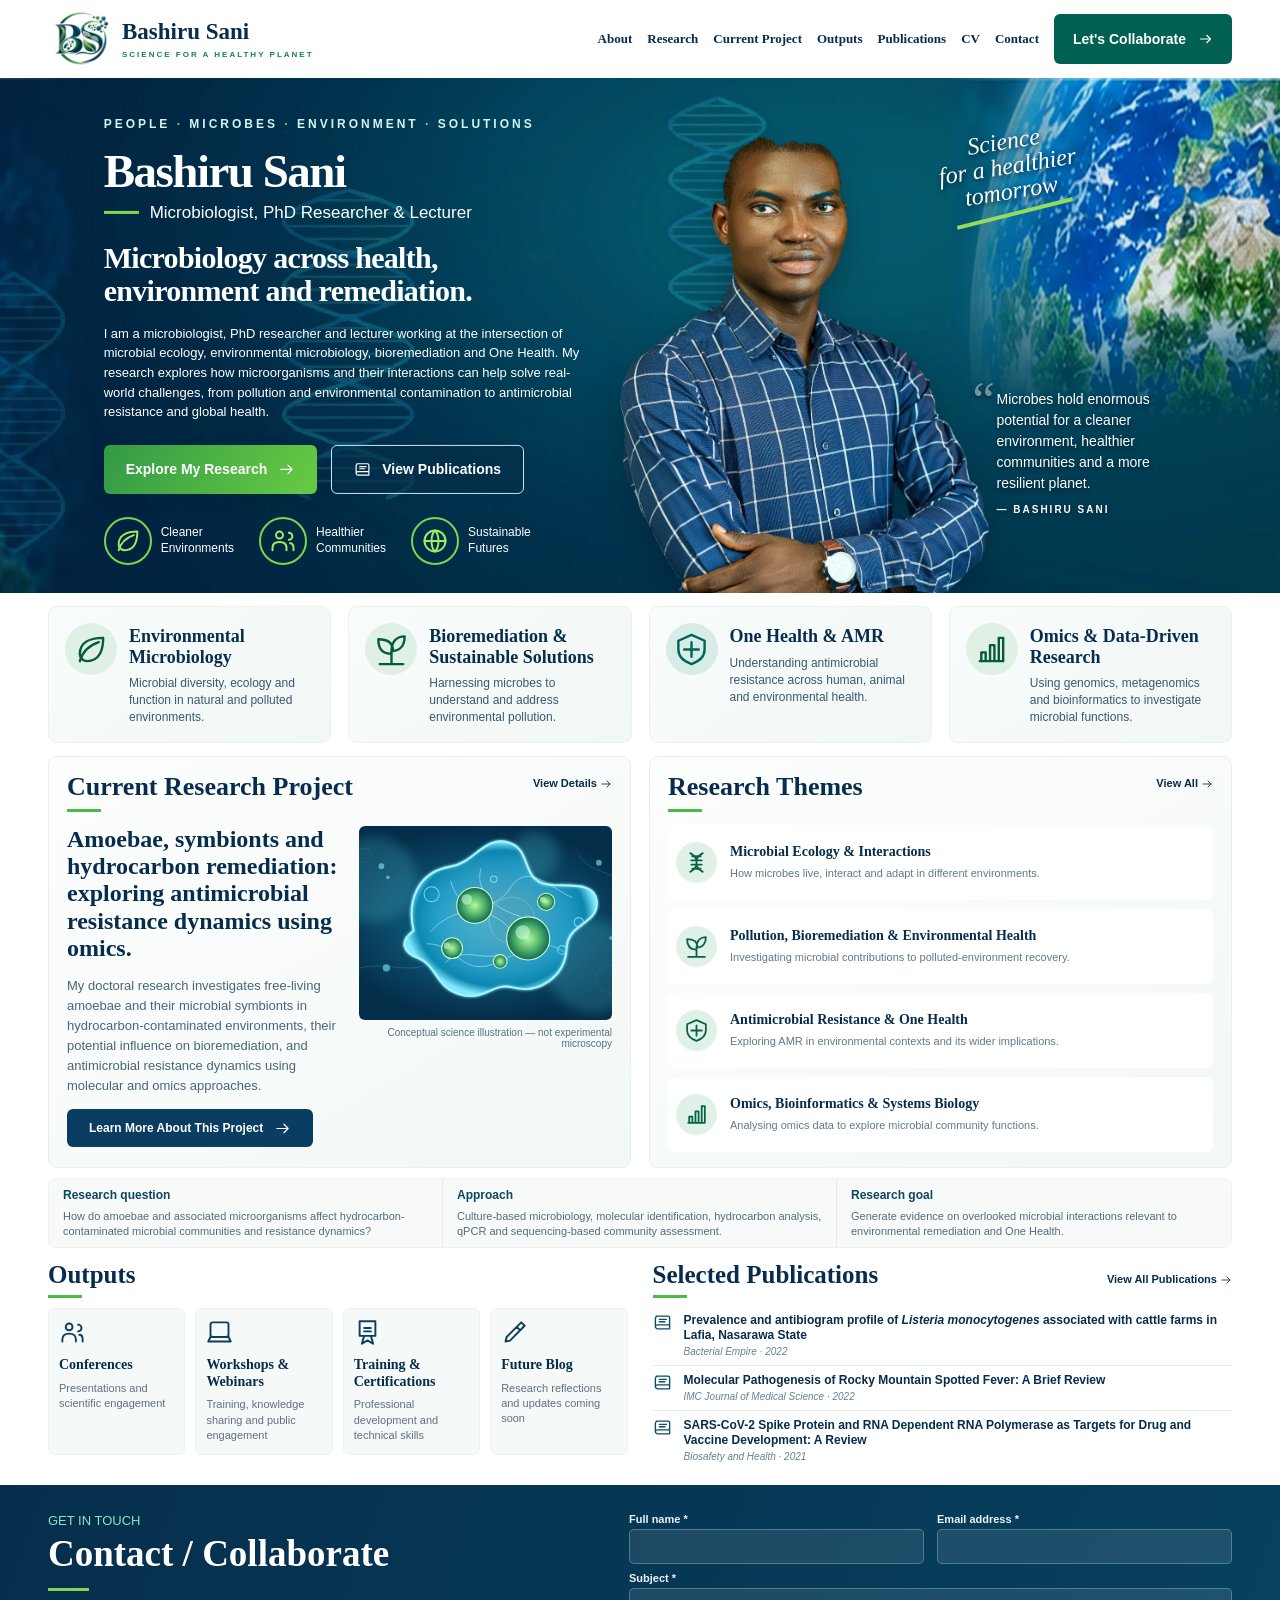
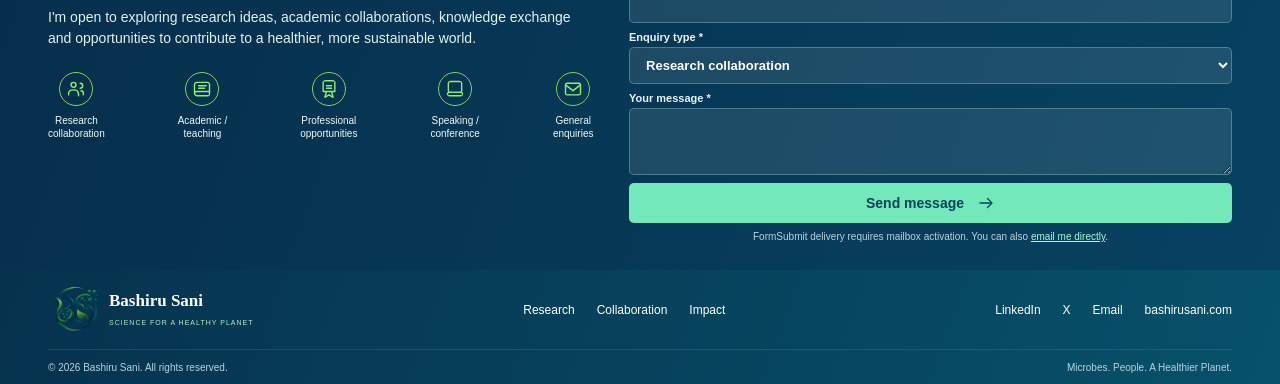
<file: index.html>
<!DOCTYPE html>
<html lang="en">
<head>
<meta charset="UTF-8"><meta name="viewport" content="width=device-width,initial-scale=1">
<meta name="theme-color" content="#063752">
<title>Bashiru Sani | Microbiologist, PhD Researcher &amp; Lecturer</title>
<meta name="description" content="Bashiru Sani is a microbiologist and PhD researcher working across environmental microbiology, microbial ecology, hydrocarbon bioremediation, antimicrobial resistance and omics.">
<link rel="canonical" href="https://bashirusani.com/">
<meta property="og:type" content="website"><meta property="og:title" content="Bashiru Sani | Microbiologist, PhD Researcher & Lecturer"><meta property="og:description" content="Microbiology across health, environment and remediation."><meta property="og:image" content="https://bashirusani.com/assets/bashiru-social-1200x630-optimized.jpg"><meta name="twitter:card" content="summary_large_image">
<link rel="icon" type="image/png" href="assets/bashiru-sani-logo.png">
<link rel="stylesheet" href="styles.css?v=20261016">
</head>
<body>
<svg class="svg-icons" aria-hidden="true" xmlns="http://www.w3.org/2000/svg"><symbol id="leaf" viewBox="0 0 24 24"><path d="M20 4c-9 0-16 3-16 11a5 5 0 0 0 5 5c8 0 11-7 11-16Z"/><path d="M4 20c2-7 7-11 13-13"/></symbol><symbol id="sprout" viewBox="0 0 24 24"><path d="M12 22V12M12 15C5 15 3 11 3 5c6 0 10 2 10 8M12 13c0-7 4-10 9-10 0 6-3 10-9 10M4 22h16"/></symbol><symbol id="shield" viewBox="0 0 24 24"><path d="M12 2 21 6v6c0 5-3.5 8-9 10-5.5-2-9-5-9-10V6Z"/><path d="M12 7v10M7 12h10"/></symbol><symbol id="bars" viewBox="0 0 24 24"><path d="M4 20h16M5 20v-6h3v6M11 20V9h3v11M17 20V4h3v16"/></symbol><symbol id="people" viewBox="0 0 24 24"><circle cx="9" cy="7" r="3"/><path d="M3 20v-2c0-3 2-5 6-5s6 2 6 5v2M17 5a3 3 0 0 1 0 6M18 14c2 0 3 2 3 4v2"/></symbol><symbol id="book" viewBox="0 0 24 24"><path d="M4 4h15a2 2 0 0 1 2 2v14H6a3 3 0 0 1-3-3V7a3 3 0 0 1 3-3zM3 17c0-1 1-2 3-2h15M8 8h9M8 11h7"/></symbol><symbol id="laptop" viewBox="0 0 24 24"><rect x="4" y="3" width="16" height="13" rx="2"/><path d="m2 20 2-4h16l2 4H2z"/></symbol><symbol id="certificate" viewBox="0 0 24 24"><path d="M5 2h14v13H5zM9 8h6M9 11h6M9 15l-2 7 5-3 5 3-2-7"/></symbol><symbol id="pen" viewBox="0 0 24 24"><path d="m4 20 4-.8L21 6l-3-3L5 16l-1 4zM14 7l3 3"/></symbol><symbol id="mail" viewBox="0 0 24 24"><rect x="3" y="5" width="18" height="14" rx="2"/><path d="m3 7 9 7 9-7"/></symbol><symbol id="globe" viewBox="0 0 24 24"><circle cx="12" cy="12" r="9"/><path d="M3 12h18M12 3c4 4 4 14 0 18M12 3c-4 4-4 14 0 18"/></symbol><symbol id="arrow" viewBox="0 0 24 24"><path d="M4 12h16m-6-6 6 6-6 6"/></symbol><symbol id="dna" viewBox="0 0 24 24"><path d="M6 3c12 7 0 11 12 18M18 3C6 10 18 14 6 21M8 6h8M7 10h10M7 14h10M8 18h8"/></symbol></svg>
<header class="site-header" id="top"><div class="site-shell header-inside"><a class="brand" href="#top"><img src="assets/bashiru-sani-logo.png" alt="BS research logo" width="58" height="58"><span><strong>Bashiru Sani</strong><small>SCIENCE FOR A HEALTHY PLANET</small></span></a><button class="menu-toggle" id="menuToggle" type="button" aria-expanded="false" aria-controls="mainNav">☰ <span>Menu</span></button><nav class="nav" id="mainNav" aria-label="Main navigation"><a href="#about">About</a><a href="#research">Research</a><a href="#project">Current Project</a><a href="#outputs">Outputs</a><a href="#publications">Publications</a><a href="https://docs.google.com/document/d/17vDOxzqtsOHcAayKgjzzeFXTjSAkQkySaqrLIhNKVGw/edit?usp=drivesdk" target="_blank" rel="noopener noreferrer">CV <span class="sr-only">(opens in new tab)</span></a><a href="#contact">Contact</a><a class="nav-cta" href="#contact">Let's Collaborate <svg><use href="#arrow"/></svg></a></nav></div></header>
<main>
<section class="hero" id="about" aria-labelledby="heroTitle"><div class="hero-scene" aria-hidden="true"></div><div class="hero-inner site-shell">
  <div class="hero-copy"><p class="eyebrow">PEOPLE <em>·</em> MICROBES <em>·</em> ENVIRONMENT <em>·</em> SOLUTIONS</p><h1>Bashiru Sani</h1><p class="hero-role"><span></span>Microbiologist, PhD Researcher &amp; Lecturer</p><h2 id="heroTitle">Microbiology across health,<br> environment and remediation.</h2><p class="hero-summary">I am a microbiologist, PhD researcher and lecturer working at the intersection of microbial ecology, environmental microbiology, bioremediation and One Health. My research explores how microorganisms and their interactions can help solve real-world challenges, from pollution and environmental contamination to antimicrobial resistance and global health.</p><div class="hero-actions"><a class="btn btn-green" href="#project">Explore My Research <svg><use href="#arrow"/></svg></a><a class="btn btn-outline" href="#publications"><svg><use href="#book"/></svg> View Publications</a></div><div class="impact"><div><span class="impact-ring"><svg><use href="#leaf"/></svg></span><span>Cleaner<br>Environments</span></div><div><span class="impact-ring"><svg><use href="#people"/></svg></span><span>Healthier<br>Communities</span></div><div><span class="impact-ring"><svg><use href="#globe"/></svg></span><span>Sustainable<br>Futures</span></div></div></div>
  <img class="hero-portrait" src="assets/bashiru-cutout.webp?v=20261016" alt="Portrait of Bashiru Sani in a blue checked shirt" fetchpriority="high"><p class="hero-scribble">Science<br>for a healthier<br>tomorrow</p><blockquote class="hero-quote">Microbes hold enormous potential for a cleaner environment, healthier communities and a more resilient planet.<cite>— BASHIRU SANI</cite></blockquote>
</div></section>
<section class="site-shell focus" id="research" aria-label="Research focus areas"><article class="focus-card"><div class="focus-icon"><svg><use href="#leaf"/></svg></div><div><h3>Environmental Microbiology</h3><p>Microbial diversity, ecology and function in natural and polluted environments.</p></div></article><article class="focus-card"><div class="focus-icon"><svg><use href="#sprout"/></svg></div><div><h3>Bioremediation &amp; Sustainable Solutions</h3><p>Harnessing microbes to understand and address environmental pollution.</p></div></article><article class="focus-card"><div class="focus-icon shield"><svg><use href="#shield"/></svg></div><div><h3>One Health &amp; AMR</h3><p>Understanding antimicrobial resistance across human, animal and environmental health.</p></div></article><article class="focus-card"><div class="focus-icon"><svg><use href="#bars"/></svg></div><div><h3>Omics &amp; Data-Driven Research</h3><p>Using genomics, metagenomics and bioinformatics to investigate microbial functions.</p></div></article></section>
<section class="site-shell research-pair" aria-label="Research portfolio"><article class="surface project-card" id="project"><div class="section-label"><h2>Current Research Project</h2><a href="#projectDetails">View Details <svg><use href="#arrow"/></svg></a></div><div class="project-contents"><div><h3>Amoebae, symbionts and hydrocarbon remediation: exploring antimicrobial resistance dynamics using omics.</h3><p>My doctoral research investigates free-living amoebae and their microbial symbionts in hydrocarbon-contaminated environments, their potential influence on bioremediation, and antimicrobial resistance dynamics using molecular and omics approaches.</p><a class="btn btn-navy" href="#projectDetails">Learn More About This Project <svg><use href="#arrow"/></svg></a></div><figure><img src="assets/amoeba-illustration.svg" alt="Conceptual illustration of an amoeba and associated microorganisms"><figcaption>Conceptual science illustration — not experimental microscopy</figcaption></figure></div></article>
<article class="surface themes-card"><div class="section-label"><h2>Research Themes</h2><a href="#research">View All <svg><use href="#arrow"/></svg></a></div><div class="theme-list"><div><span><svg><use href="#dna"/></svg></span><div><h3>Microbial Ecology &amp; Interactions</h3><p>How microbes live, interact and adapt in different environments.</p></div></div><div><span><svg><use href="#sprout"/></svg></span><div><h3>Pollution, Bioremediation &amp; Environmental Health</h3><p>Investigating microbial contributions to polluted-environment recovery.</p></div></div><div><span><svg><use href="#shield"/></svg></span><div><h3>Antimicrobial Resistance &amp; One Health</h3><p>Exploring AMR in environmental contexts and its wider implications.</p></div></div><div><span><svg><use href="#bars"/></svg></span><div><h3>Omics, Bioinformatics &amp; Systems Biology</h3><p>Analysing omics data to explore microbial community functions.</p></div></div></div></article></section>
<section class="site-shell project-detail" id="projectDetails"><p><b>Research question</b><span>How do amoebae and associated microorganisms affect hydrocarbon-contaminated microbial communities and resistance dynamics?</span></p><p><b>Approach</b><span>Culture-based microbiology, molecular identification, hydrocarbon analysis, qPCR and sequencing-based community assessment.</span></p><p><b>Research goal</b><span>Generate evidence on overlooked microbial interactions relevant to environmental remediation and One Health.</span></p></section>
<section class="site-shell output-pub-pair"><div id="outputs"><div class="section-label slim"><h2>Outputs</h2></div><div class="outputs"><article><svg><use href="#people"/></svg><h3>Conferences</h3><p>Presentations and scientific engagement</p></article><article><svg><use href="#laptop"/></svg><h3>Workshops &amp; Webinars</h3><p>Training, knowledge sharing and public engagement</p></article><article><svg><use href="#certificate"/></svg><h3>Training &amp; Certifications</h3><p>Professional development and technical skills</p></article><article><svg><use href="#pen"/></svg><h3>Future Blog</h3><p>Research reflections and updates coming soon</p></article></div></div><div id="publications"><div class="section-label slim"><h2>Selected Publications</h2><a href="https://scholar.google.com/citations?user=ZXR2KdUAAAAJ&hl=en" target="_blank" rel="noopener noreferrer">View All Publications <svg><use href="#arrow"/></svg></a></div><div class="pubs"><a href="https://doi.org/10.36547/be.475" target="_blank" rel="noopener noreferrer"><svg><use href="#book"/></svg><span>Prevalence and antibiogram profile of <i>Listeria monocytogenes</i> associated with cattle farms in Lafia, Nasarawa State<small>Bacterial Empire · 2022</small></span></a><a href="https://doi.org/10.55010/imcjms.16.010" target="_blank" rel="noopener noreferrer"><svg><use href="#book"/></svg><span>Molecular Pathogenesis of Rocky Mountain Spotted Fever: A Brief Review<small>IMC Journal of Medical Science · 2022</small></span></a><a href="https://doi.org/10.1016/j.bsheal.2021.07.003" target="_blank" rel="noopener noreferrer"><svg><use href="#book"/></svg><span>SARS-CoV-2 Spike Protein and RNA Dependent RNA Polymerase as Targets for Drug and Vaccine Development: A Review<small>Biosafety and Health · 2021</small></span></a></div></div></section>
<section class="contact" id="contact"><div class="site-shell contact-inner"><div><p class="contact-overline">GET IN TOUCH</p><h2>Contact / Collaborate</h2><p class="contact-intro">I'm open to exploring research ideas, academic collaborations, knowledge exchange and opportunities to contribute to a healthier, more sustainable world.</p><div class="contact-types"><div><svg><use href="#people"/></svg><span>Research<br>collaboration</span></div><div><svg><use href="#book"/></svg><span>Academic /<br>teaching</span></div><div><svg><use href="#certificate"/></svg><span>Professional<br>opportunities</span></div><div><svg><use href="#laptop"/></svg><span>Speaking /<br>conference</span></div><div><svg><use href="#mail"/></svg><span>General<br>enquiries</span></div></div></div><form class="contact-form" id="contactForm" action="https://formsubmit.co/bashmodulus@gmail.com" method="POST"><input type="hidden" name="_subject" value="Enquiry from bashirusani.com"><input type="hidden" name="_template" value="table"><input type="hidden" name="_captcha" value="true"><div class="field-row"><label>Full name *<input type="text" name="name" autocomplete="name" required></label><label>Email address *<input type="email" name="email" autocomplete="email" required></label></div><label>Subject *<input type="text" name="subject" required></label><label>Enquiry type *<select name="enquiry_type" required><option>Research collaboration</option><option>Academic / teaching</option><option>Professional opportunity</option><option>Speaking / conference</option><option>General enquiry</option></select></label><label>Your message *<textarea name="message" rows="3" required></textarea></label><button type="submit">Send message <svg><use href="#arrow"/></svg></button><p class="form-note">FormSubmit delivery requires mailbox activation. You can also <a href="mailto:bashmodulus@gmail.com">email me directly</a>.</p></form></div></section>
</main>
<footer class="footer"><div class="site-shell footer-main"><a href="#top" class="footer-brand"><img src="assets/bashiru-sani-logo.png" alt="" width="46"><span><b>Bashiru Sani</b><small>SCIENCE FOR A HEALTHY PLANET</small></span></a><div class="footer-links"><a href="#research">Research</a><a href="#contact">Collaboration</a><a href="#project">Impact</a></div><div class="socials"><a href="https://www.linkedin.com/in/bashir-sani/" target="_blank" rel="noopener noreferrer">LinkedIn</a><a href="https://x.com/BashEya" target="_blank" rel="noopener noreferrer">X</a><a href="mailto:bashmodulus@gmail.com">Email</a><span>bashirusani.com</span></div></div><div class="site-shell footer-bottom"><span>© 2026 Bashiru Sani. All rights reserved.</span><span>Microbes. People. A Healthier Planet.</span></div></footer><script src="script.js"></script></body></html>
</file>
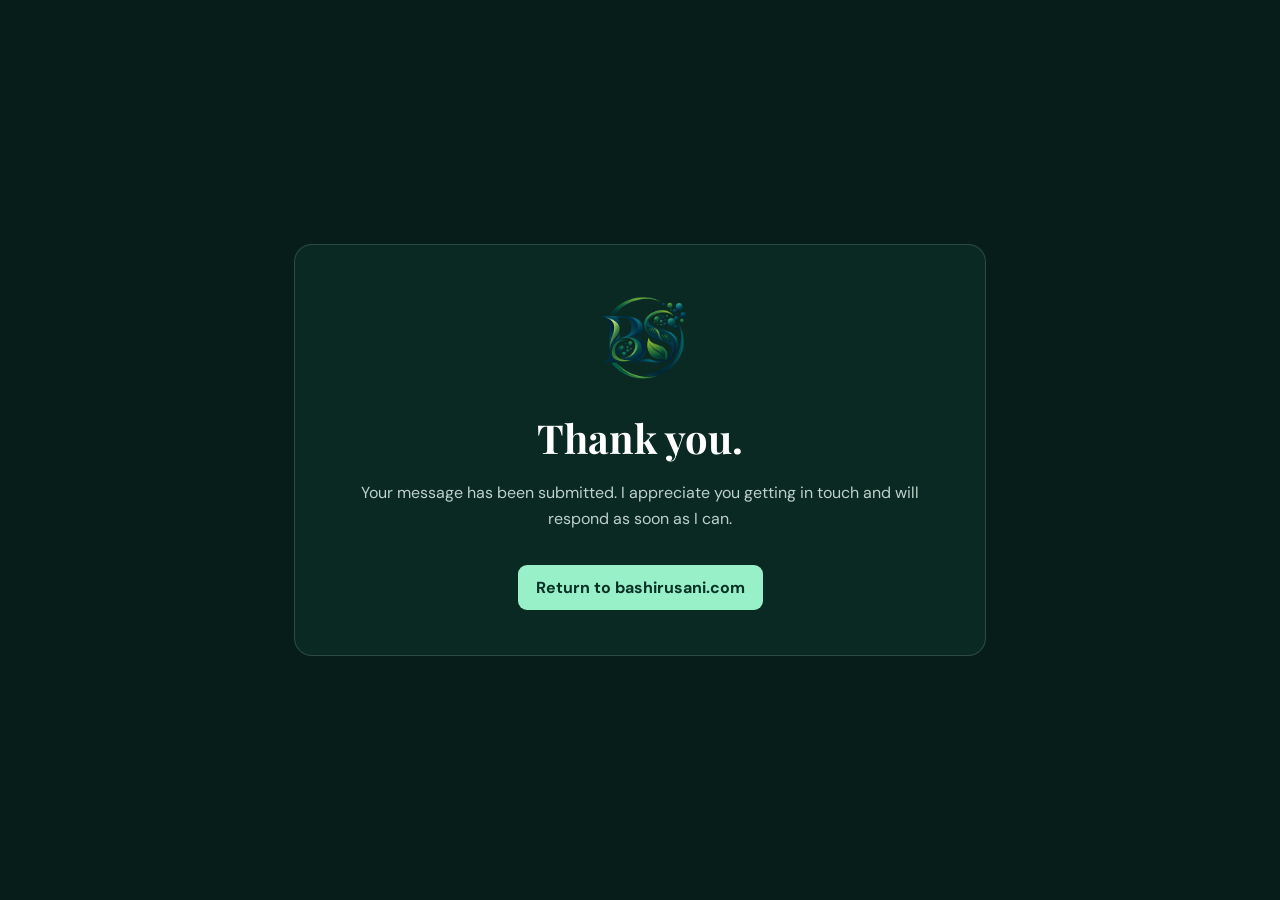
<file: thanks.html>
<!doctype html>
<html lang="en"><head><meta charset="utf-8"><meta name="viewport" content="width=device-width,initial-scale=1"><title>Message sent | Bashiru Sani</title>
<link rel="icon" href="assets/bashiru-sani-logo.png" type="image/png"><link rel="preconnect" href="https://fonts.googleapis.com"><link rel="preconnect" href="https://fonts.gstatic.com" crossorigin><link href="https://fonts.googleapis.com/css2?family=DM+Sans:wght@400;600;700&family=Playfair+Display:wght@600;700&display=swap" rel="stylesheet">
<style>body{margin:0;min-height:100vh;display:grid;place-items:center;background:#071d19;color:white;font-family:"DM Sans",sans-serif}.box{width:min(calc(100% - 34px),600px);text-align:center;padding:45px;border:1px solid rgba(255,255,255,.15);border-radius:18px;background:#0a2923}.box img{width:95px}.box h1{font:700 40px "Playfair Display";margin:18px 0 10px}.box p{color:#bdd0c9;line-height:1.6}.box a{display:inline-block;margin-top:18px;background:#98f0c9;color:#073125;padding:12px 18px;border-radius:9px;text-decoration:none;font-weight:700}</style></head>
<body><main class="box"><img src="assets/bashiru-sani-logo.png" alt=""><h1>Thank you.</h1><p>Your message has been submitted. I appreciate you getting in touch and will respond as soon as I can.</p><a href="index.html">Return to bashirusani.com</a></main></body></html>
</file>
<file: styles.css>
:root{--ink:#062c4e;--blue:#063956;--green:#4cae58;--mint:#73e6b4;--pale:#f2f8f6;--line:#e4eeea;--muted:#49657b}*{box-sizing:border-box}html{scroll-behavior:smooth;scroll-padding-top:88px}body{margin:0;font-family:Arial,Helvetica,sans-serif;color:var(--ink);background:#fff}a{color:inherit;text-decoration:none}button,input,select,textarea{font:inherit}img{max-width:100%;display:block}svg{display:inline-block;width:22px;height:22px;fill:none;stroke:currentColor;stroke-width:1.7;stroke-linecap:round;stroke-linejoin:round}.svg-icons{position:absolute;width:0;height:0;overflow:hidden}.site-shell{width:calc(100% - 100px);max-width:1910px;margin:auto}.sr-only{position:absolute;clip:rect(0,0,0,0);height:1px;width:1px;overflow:hidden}.site-header{height:85px;background:#fff;position:relative;z-index:20}.header-inside{height:100%;display:flex;align-items:center;justify-content:space-between;gap:28px}.brand{display:flex;align-items:center;gap:12px;flex-shrink:0}.brand img{width:62px;height:62px;object-fit:contain}.brand strong{font-family:Georgia,serif;font-size:27px;display:block;line-height:1.12}.brand small{color:#14854b;font-size:9px;letter-spacing:2px;font-weight:800;display:block;margin-top:5px}.nav{display:flex;align-items:center;gap:29px;font-family:Georgia,serif;font-size:15px;font-weight:700}.nav>a:not(.nav-cta):hover{color:#238453}.nav-cta{display:flex;align-items:center;gap:12px;border-radius:6px;background:#006052;color:#fff;padding:14px 19px;font:700 14px Arial,sans-serif;white-space:nowrap}.nav-cta svg{width:15px}.menu-toggle{display:none}
.hero{height:510px;background:#073753;position:relative;isolation:isolate;overflow:hidden;color:white}.hero-scene{position:absolute;inset:0;background-image:linear-gradient(90deg,rgba(3,32,55,.34) 0%,rgba(2,28,47,.03) 44%,rgba(1,32,52,.1) 100%),url('assets/hero-science.webp');background-size:cover;background-position:center center;z-index:-1}.hero-inner{height:100%;position:relative}.hero-copy{position:absolute;left:7%;top:50%;transform:translateY(-50%);width:41.5%;z-index:3}.eyebrow{font-weight:700;letter-spacing:3px;font-size:12px;margin:0 0 17px;color:#d5f3ef}.eyebrow em{font-style:normal;color:#61e0ac}.hero-copy h1{font:700 clamp(45px,3.15vw,66px)/1 Georgia,serif;letter-spacing:-1.5px;margin:0 0 8px}.hero-role{display:flex;align-items:center;gap:11px;font-size:17px;margin:0 0 18px}.hero-role span{width:35px;height:3px;background:#7dda4a}.hero-copy h2{font:700 clamp(30px,2.35vw,49px)/1.1 Georgia,serif;letter-spacing:-.7px;margin:0 0 17px}.hero-summary{font-size:15px;line-height:1.51;max-width:710px;margin:0;text-wrap:pretty}.hero-actions{display:flex;flex-wrap:wrap;gap:14px;margin-top:23px}.btn{display:inline-flex;align-items:center;justify-content:center;gap:11px;min-height:49px;padding:0 22px;border-radius:6px;font-size:14px;font-weight:700}.btn svg{width:17px;height:17px}.btn-green{background:linear-gradient(120deg,#339946,#67cb43);box-shadow:0 4px 15px #001e2f33}.btn-outline{border:1px solid #cce2ef;background:#062e4a99}.btn-navy{background:#093d61;color:white;margin-top:13px;font-size:12px;min-height:38px}.impact{display:flex;gap:25px;align-items:center;margin-top:23px}.impact>div{display:flex;align-items:center;gap:9px}.impact-ring{width:48px;height:48px;border:2px solid #79d74c;border-radius:50%;display:grid;place-items:center;color:#9cee65}.impact-ring svg{width:28px;height:28px}.impact>div>span:last-child{font-size:12px;line-height:1.3}.hero-portrait{position:absolute;left:48%;bottom:-65px;height:570px;max-width:unset;width:auto;object-fit:contain;z-index:1;filter:drop-shadow(0 10px 20px #001d3044)}.hero-scribble{position:absolute;right:16%;top:63px;font:italic 31px/1.04 'Segoe Print','Comic Sans MS',cursive;text-align:center;transform:rotate(-9deg);margin:0;text-shadow:1px 2px 5px #002235}.hero-scribble:after{content:'';display:block;height:4px;background:#94dc5b;transform:rotate(-5deg);margin:8px 10px 0}.hero-quote{position:absolute;right:2.5%;bottom:83px;width:250px;font:500 18px/1.5 Arial, sans-serif;margin:0;color:#fff;text-shadow:0 2px 5px #032037}.hero-quote:before{content:'“';position:absolute;left:-24px;top:-18px;font:50px Georgia,serif;color:#d6e5ed88}.hero-quote cite{display:block;font:700 10px Arial,sans-serif;letter-spacing:2px;margin-top:10px}
.focus{display:grid;grid-template-columns:repeat(4,minmax(0,1fr));gap:17px;padding-top:17px;padding-bottom:17px}.focus-card{min-height:147px;border-radius:9px;background:linear-gradient(140deg,#f9fcfc,#f1f7f5);display:flex;gap:17px;padding:22px 18px;border:1px solid #edf1ee}.focus-icon{flex:0 0 66px;height:66px;background:#dff1e4;border-radius:50%;display:grid;place-items:center;color:#075940}.focus-icon svg{width:35px;height:35px;stroke-width:1.65}.focus-icon.shield{background:#d7ece4;color:#006559}.focus-card h3{font:700 20px/1.14 Georgia,serif;margin:3px 0 11px}.focus-card p{font-size:13px;line-height:1.42;color:#375970;margin:0}
.research-pair{display:grid;grid-template-columns:1fr 1fr;gap:18px}.surface{border-radius:9px;border:1px solid #e8efec;background:linear-gradient(150deg,#fdfefe,#f2f8f6);padding:18px 20px;min-width:0}.section-label{display:flex;justify-content:space-between;align-items:flex-start;gap:15px}.section-label h2{font:700 29px/1.14 Georgia,serif;margin:0}.section-label h2:after{content:'';width:34px;height:3px;background:#4cbb45;display:block;margin-top:7px}.section-label>a{font-size:11px;font-weight:700;white-space:nowrap;padding:5px 0}.section-label>a svg{width:12px;height:12px;vertical-align:middle}.project-contents{display:grid;grid-template-columns:1.05fr .95fr;gap:22px;margin-top:14px}.project-contents h3{font:700 26px/1.14 Georgia,serif;margin:0 0 13px}.project-contents p{font-size:13px;line-height:1.55;color:#49657b;margin:0}.project-contents figure{margin:0;min-width:0}.project-contents figure img{width:100%;height:205px;border-radius:6px;object-fit:cover}.project-contents figcaption{font-size:10px;color:#567183;text-align:right;margin-top:7px}.theme-list{display:grid;grid-template-columns:1fr 1fr;gap:9px;margin-top:13px}.theme-list>div{background:#fff;border-radius:7px;padding:12px;display:flex;align-items:center;gap:13px;min-height:90px}.theme-list>div>span{width:50px;height:50px;border-radius:50%;background:#e0f1e7;flex-shrink:0;display:grid;place-items:center;color:#076348}.theme-list svg{width:25px;height:25px}.theme-list h3{font:700 15px/1.18 Georgia,serif;margin:0 0 5px}.theme-list p{font-size:11px;line-height:1.3;color:#61798a;margin:0}.project-detail{display:grid;grid-template-columns:repeat(3,1fr);gap:0;background:#f7faf9;border:1px solid #edf1ef;border-radius:8px;margin-top:12px;margin-bottom:18px}.project-detail p{padding:10px 18px;margin:0;border-right:1px solid #e5ece8;font-size:11px;color:#526d7b;line-height:1.4}.project-detail p:last-child{border:0}.project-detail b{display:block;color:#0b4761;font-size:12px;margin-bottom:5px}.project-detail span{display:block}
.output-pub-pair{display:grid;grid-template-columns:1fr 1fr;gap:25px;margin-bottom:20px}.section-label.slim{align-items:center}.section-label.slim h2{font-size:25px}.section-label.slim h2:after{margin-top:5px}.outputs{display:grid;grid-template-columns:repeat(4,1fr);gap:10px;margin-top:10px}.outputs article{border-radius:7px;background:#f5f9f8;border:1px solid #edf2ef;padding:15px 12px;min-height:143px}.outputs svg{width:27px;height:27px;color:#0b3f61}.outputs h3{font:700 14px/1.2 Georgia,serif;margin:7px 0}.outputs p{font-size:11px;color:#5e7181;line-height:1.4;margin:0}.pubs{margin-top:8px}.pubs a{border-bottom:1px solid #e5ece9;display:flex;align-items:flex-start;gap:12px;padding:7px 0;font-size:12px;font-weight:700;line-height:1.24}.pubs a:last-child{border:0}.pubs svg{width:19px;height:19px;flex-shrink:0;color:#0c4c6a}.pubs small{display:block;font-weight:400;font-style:italic;color:#648092;font-size:10px;margin-top:3px}
.contact{background:linear-gradient(110deg,#062e4c 0%,#074260 100%);color:#fff}.contact-inner{display:grid;grid-template-columns:.95fr 1.05fr;gap:6%;padding:36px 0}.contact-overline{font-size:13px;margin:0 0 5px;color:#8ce3c6}.contact h2{font:700 37px/1.15 Georgia,serif;margin:0}.contact h2:after{content:'';display:block;width:41px;height:3px;background:#82d553;margin:12px 0 16px}.contact-intro{max-width:590px;font-size:14px;line-height:1.5;color:#e1f2f2;margin:0}.contact-types{display:flex;justify-content:space-between;gap:10px;margin-top:23px;max-width:690px}.contact-types>div{text-align:center;font-size:10px;line-height:1.34;color:#eefaf5}.contact-types svg{width:34px;height:34px;padding:6px;border:1px solid #80d553;color:#8af06d;border-radius:50%;display:block;margin:0 auto 8px}.contact-form{display:flex;flex-direction:column;gap:8px}.field-row{display:grid;grid-template-columns:1fr 1fr;gap:13px}.contact-form label{font-size:11px;font-weight:700;color:#eaf4f7;display:block}.contact-form input,.contact-form textarea,.contact-form select{width:100%;display:block;margin-top:4px;background:#ffffff18;border:1px solid #9bc8cd66;color:#fff;border-radius:5px;font-size:13px;padding:9px 12px;outline-offset:3px}.contact-form select option{color:#112d3f}.contact-form textarea{min-height:67px;resize:vertical}.contact-form button{display:flex;align-items:center;justify-content:center;gap:13px;background:#72e8bb;border:0;border-radius:5px;color:#06445b;font-size:14px;font-weight:800;cursor:pointer;min-height:40px}.contact-form button svg{width:18px}.form-note{color:#b9d3d9;text-align:center;font-size:10px;margin:0}.form-note a{text-decoration:underline;color:#a6ffd0}.footer{background:linear-gradient(110deg,#06324e,#07516a);color:#fff}.footer-main{min-height:79px;display:flex;justify-content:space-between;align-items:center;gap:25px}.footer-brand{display:flex;align-items:center;gap:10px}.footer-brand img{width:51px}.footer-brand b{font:700 17px Georgia,serif;display:block}.footer-brand small{font-size:7px;letter-spacing:1px;color:#b1edc9}.footer-links,.socials{display:flex;align-items:center;gap:22px;font-size:12px}.footer-links a:hover,.socials a:hover{color:#80e9a5}.footer-bottom{min-height:35px;border-top:1px solid #ffffff18;display:flex;justify-content:space-between;align-items:center;font-size:10px;color:#b4d5e1}
@media(min-width:1900px){.site-shell{width:calc(100% - 140px)}.hero{height:510px}.hero-portrait{left:49%;height:585px;bottom:-68px}.hero-copy{left:6%;width:40%}.hero-quote{right:5%;width:280px}}
@media(max-width:1400px){.site-shell{width:calc(100% - 46px)}.nav{gap:15px;font-size:13px}.brand strong{font-size:23px}.brand small{font-size:8px}.hero{height:485px}.hero-copy{left:3%;width:45%}.hero-copy h2{font-size:36px}.hero-copy h1{font-size:49px}.hero-summary{font-size:13px}.hero-portrait{left:48%;height:510px;bottom:-45px}.hero-scribble{right:12%;top:53px;font-size:25px}.hero-quote{right:1%;width:220px;font-size:15px;bottom:70px}.focus-card{padding:15px;gap:12px}.focus-icon{flex-basis:52px;height:52px}.focus-card h3{font-size:17px}.focus-card p{font-size:11px}.project-contents h3{font-size:22px}.project-contents{gap:13px}.theme-list{grid-template-columns:1fr}.theme-list>div{min-height:55px;padding:6px 8px}.theme-list>div>span{height:41px;width:41px}.theme-list h3{font-size:14px}.theme-list p{font-size:11px}.contact-inner{gap:3%}}
@media(max-width:990px){.menu-toggle{display:flex;align-items:center;gap:8px;background:white;border:1px solid #dce8e3;border-radius:5px;padding:10px 12px;font-weight:700;color:#0a3450}.nav{display:none;position:absolute;top:76px;left:20px;right:20px;z-index:55;flex-direction:column;align-items:stretch;padding:18px;background:#fff;box-shadow:0 18px 35px #012e4530;border-radius:9px;gap:13px}.nav.open{display:flex}.hero{height:540px}.hero-copy{left:3%;top:50%;width:59%}.hero-copy h2{font-size:34px}.hero-summary{font-size:13px}.hero-portrait{left:57%;height:490px;bottom:-38px}.hero-scribble{right:2%;top:40px;font-size:20px}.hero-quote{display:none}.impact{gap:15px}.impact-ring{height:39px;width:39px}.impact-ring svg{width:20px}.impact>div>span:last-child{font-size:10px}.focus{grid-template-columns:repeat(2,1fr)}.research-pair,.output-pub-pair{grid-template-columns:1fr}.project-contents{grid-template-columns:1fr .8fr}.theme-list{grid-template-columns:1fr 1fr}.contact-inner{grid-template-columns:1fr;gap:24px}}
@media(max-width:640px){.site-shell{width:calc(100% - 30px)}.site-header{height:74px}.brand img{height:52px;width:52px}.brand strong{font-size:21px}.brand small{font-size:7px;letter-spacing:1px}.hero{height:auto;min-height:800px}.hero-scene{background-position:55% top}.hero-inner{min-height:800px}.hero-copy{position:relative;left:auto;top:auto;transform:none;width:100%;padding:32px 4px 0}.eyebrow{font-size:9px;letter-spacing:2px}.hero-copy h1{font-size:46px}.hero-role{font-size:13px;margin-bottom:14px}.hero-copy h2{font-size:33px}.hero-copy h2 br{display:none}.hero-summary{font-size:13px;line-height:1.48;max-width:100%}.hero-actions{gap:10px;margin-top:18px}.btn{min-height:43px;padding:0 13px;font-size:12px}.impact{margin-top:19px;gap:8px;justify-content:space-between}.impact>div{gap:5px}.impact-ring{height:34px;width:34px}.impact>div>span:last-child{font-size:9px}.hero-portrait{height:395px;left:50%;transform:translateX(-48%);bottom:-33px}.hero-scribble{top:auto;bottom:325px;right:3%;font-size:19px}.focus{gap:9px;padding:12px 0;grid-template-columns:repeat(2,minmax(0,1fr))}.focus-card{min-height:135px;padding:12px;display:block}.focus-icon{height:44px;width:44px;margin-bottom:9px}.focus-icon svg{width:25px}.focus-card h3{font-size:15px;margin:0 0 6px}.focus-card p{font-size:10px}.surface{padding:14px}.section-label h2{font-size:21px}.project-contents{grid-template-columns:1fr}.project-contents h3{font-size:21px}.project-contents figure img{height:155px}.theme-list{grid-template-columns:1fr}.project-detail{grid-template-columns:1fr}.project-detail p{border-right:0;border-bottom:1px solid #e5ece8}.outputs{grid-template-columns:repeat(2,1fr)}.contact h2{font-size:29px}.contact-types{flex-wrap:wrap;justify-content:center;gap:15px}.contact-types>div{flex:0 0 26%}.field-row{grid-template-columns:1fr}.footer-main{flex-wrap:wrap;padding:18px 0}.footer-bottom{gap:8px;font-size:9px}}

/* Polish: preserve the complete portrait on desktop and separate mobile elements */
@media(min-width:991px){.hero-portrait{bottom:-96px}}
@media(min-width:1900px){.hero-portrait{bottom:-103px}}
@media(max-width:640px){.hero,.hero-inner{min-height:930px}.hero-portrait{bottom:-34px}.hero-scribble{bottom:265px;right:5%;font-size:18px}.impact{position:relative;z-index:4}.hero-actions{position:relative;z-index:4}.hero-copy{z-index:4}}

@media(max-width:640px){.hero:after{content:"";position:absolute;z-index:0;pointer-events:none;right:-20px;top:525px;width:280px;height:250px;background:url("assets/hero-science.webp") right center/auto 100% no-repeat;opacity:.78}.hero-portrait{z-index:2}.hero-scribble{z-index:3}}
/* Match the reference's narrow white frame around the scientific banner. */
@media(min-width:641px){.hero{width:calc(100% - 44px);max-width:1986px;margin:0 auto;border-radius:9px}.hero-copy{left:6.6%}}
@media(max-width:640px){.hero:after{-webkit-mask-image:radial-gradient(ellipse 65% 65% at 69% 31%,#000 33%,transparent 98%);mask-image:radial-gradient(ellipse 65% 65% at 69% 31%,#000 33%,transparent 98%)}}
@media(max-width:640px){.hero:after{-webkit-mask-image:radial-gradient(ellipse 70% 65% at 77% 73%,#000 12%,transparent 96%);mask-image:radial-gradient(ellipse 70% 65% at 77% 73%,#000 12%,transparent 96%)}}
/* October 2026 approved landscape implementation: full-width hero, contained readable copy */
:root{--green:#39a858}
@media(min-width:992px){
 .site-shell{width:calc(100% - 96px);max-width:1640px}
 .site-header{height:78px}
 .hero{width:100%;max-width:none;height:470px;margin:0;border-radius:0}
 .hero-copy{left:9%;width:39.5%;top:51%}
 .hero-copy h1{font-size:clamp(47px,3.15vw,64px)}
 .hero-copy h2{font-size:clamp(30px,2.25vw,47px)}
 .hero-portrait{left:49%;height:520px;bottom:-55px;filter:drop-shadow(0 14px 18px rgba(0,15,28,.32))}
 .hero-scribble{right:21%;top:51px;font-size:29px}
 .hero-quote{right:7.5%;bottom:78px;font-size:16px;width:245px}
 .hero-scene{background-position:center;background-size:cover}
 .focus{padding-top:13px;padding-bottom:13px}
 .focus-card{min-height:127px;padding:16px}
 .focus-card h3{font-size:18px;margin-bottom:8px}
 .focus-card p{font-size:12px}
 .section-label h2{font-size:26px}
 .research-pair .surface{padding:15px 18px}
 .project-contents h3{font-size:24px}
 .project-contents figure img{height:194px}
 .theme-list{grid-template-columns:1fr 1fr}
 .theme-list>div{min-height:75px}
 .project-detail{margin-top:10px;margin-bottom:13px}
 .project-detail p{padding:8px 14px}
 .output-pub-pair{margin-bottom:15px}
 .outputs article{min-height:116px;padding:10px 10px}
 .contact-inner{padding:28px 0}
}
@media(min-width:992px) and (max-width:1440px){
 .hero-copy{left:4.7%;width:42%}.hero-portrait{left:48%;height:515px}
 .hero-quote{right:3%;width:200px;font-size:14px}.hero-scribble{right:13%;font-size:24px}
 .theme-list{grid-template-columns:1fr}
}
@media(min-width:1900px){
 .hero-copy{left:8%;width:39%}.hero-portrait{left:49%;height:540px;bottom:-66px}
 .hero-scribble{right:20%}.hero-quote{right:8.5%}
}
@media(max-width:640px){
 .hero{border-radius:0}.hero-scene{background-position:25% 0}
 .hero-copy{padding-top:30px}.hero-copy h1{font-size:44px}
 .hero-copy h2{font-size:31px}
 .hero-portrait{max-height:none;height:390px;bottom:-28px}
 .hero-scribble{bottom:275px;right:4%;font-size:18px}
}
@media(min-width:992px){.hero{height:515px}}
</file>
